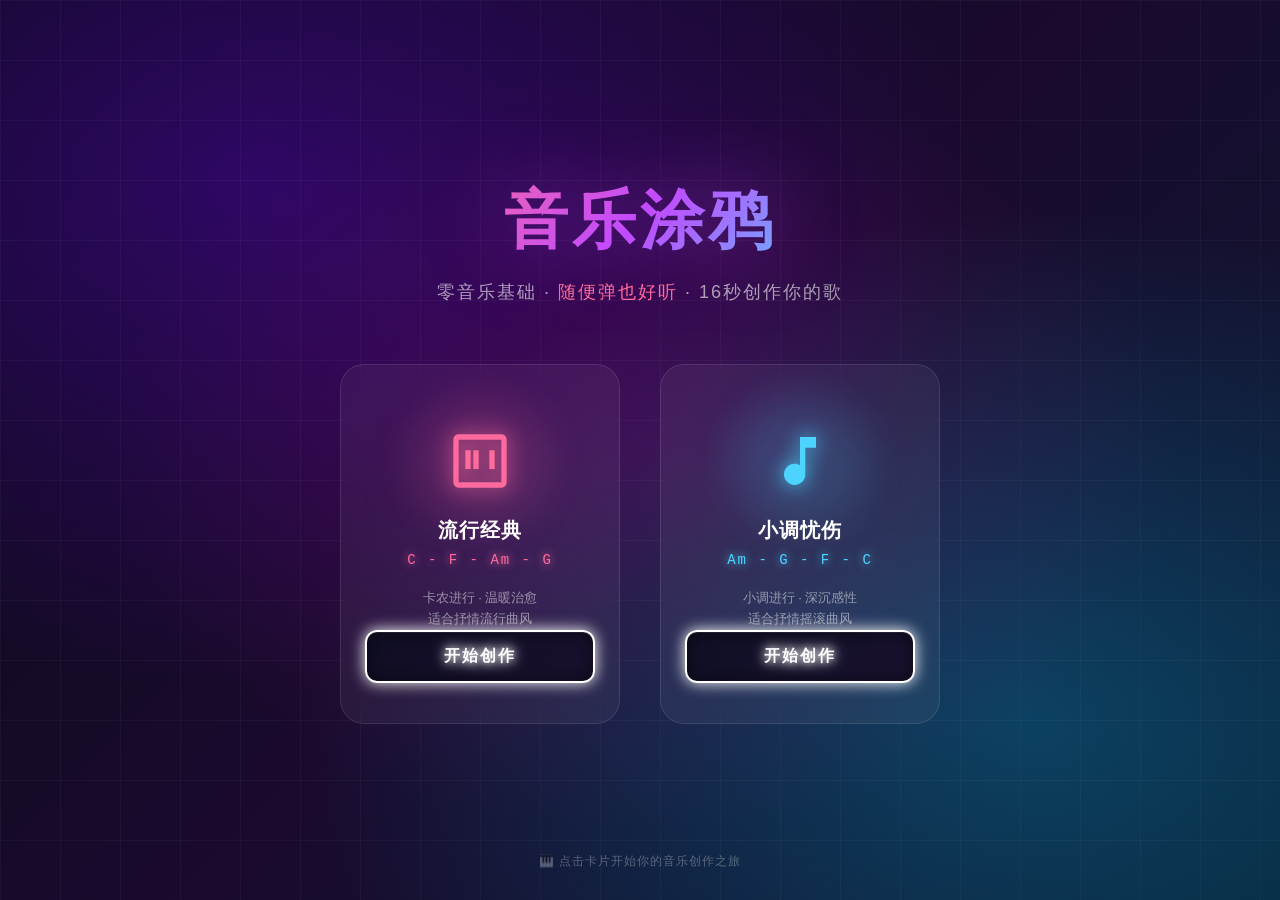
<file: demo/index.html>
<!DOCTYPE html>
<html lang="zh-CN">
  <head>
    <meta charset="UTF-8" />
    <meta http-equiv="X-UA-Compatible" content="IE=edge" />
    <meta name="viewport" content="width=device-width, initial-scale=1.0, user-scalable=no" />
    <title>音乐涂鸦 · 零音乐基础也能创作</title>
  </head>
  <style>
    * {
      margin: 0;
      padding: 0;
      box-sizing: border-box;
    }

    html, body {
      width: 100%;
      height: 100%;
      overflow: hidden;
      font-family: -apple-system, BlinkMacSystemFont, "Segoe UI", "PingFang SC", "Hiragino Sans GB", "Microsoft YaHei", sans-serif;
    }

    /* ===== 背景：深色渐变 + 动态光斑 ===== */
    body {
      background: #0a0a1a;
      position: relative;
    }

    .bg-gradient {
      position: fixed;
      top: 0;
      left: 0;
      width: 100%;
      height: 100%;
      background:
        radial-gradient(ellipse at 20% 20%, rgba(120, 0, 255, 0.3) 0%, transparent 50%),
        radial-gradient(ellipse at 80% 80%, rgba(0, 200, 255, 0.25) 0%, transparent 50%),
        radial-gradient(ellipse at 50% 50%, rgba(255, 0, 150, 0.15) 0%, transparent 60%),
        linear-gradient(135deg, #0a0a1a 0%, #1a0a2e 50%, #0a1a2e 100%);
      z-index: 0;
    }

    /* 背景网格线 */
    .bg-grid {
      position: fixed;
      top: 0;
      left: 0;
      width: 100%;
      height: 100%;
      background-image:
        linear-gradient(rgba(255, 255, 255, 0.03) 1px, transparent 1px),
        linear-gradient(90deg, rgba(255, 255, 255, 0.03) 1px, transparent 1px);
      background-size: 60px 60px;
      z-index: 0;
      animation: gridMove 20s linear infinite;
    }

    @keyframes gridMove {
      0% { background-position: 0 0; }
      100% { background-position: 60px 60px; }
    }

    /* 漂浮的音符粒子 */
    .floating-notes {
      position: fixed;
      top: 0;
      left: 0;
      width: 100%;
      height: 100%;
      pointer-events: none;
      z-index: 1;
      overflow: hidden;
    }

    .note {
      position: absolute;
      font-size: 24px;
      opacity: 0;
      animation: floatUp 8s ease-in-out infinite;
    }

    @keyframes floatUp {
      0% {
        opacity: 0;
        transform: translateY(100vh) rotate(0deg) scale(0.5);
      }
      10% {
        opacity: 0.6;
      }
      90% {
        opacity: 0.3;
      }
      100% {
        opacity: 0;
        transform: translateY(-100px) rotate(360deg) scale(1);
      }
    }

    /* ===== 主容器 ===== */
    #app {
      position: relative;
      width: 100%;
      height: 100%;
      z-index: 10;
      display: flex;
      flex-direction: column;
      justify-content: center;
      align-items: center;
      padding: 40px 20px;
    }

    /* ===== 标题区 ===== */
    .hero {
      text-align: center;
      margin-bottom: 60px;
      animation: fadeInDown 1s ease-out;
    }

    @keyframes fadeInDown {
      from {
        opacity: 0;
        transform: translateY(-30px);
      }
      to {
        opacity: 1;
        transform: translateY(0);
      }
    }

    .hero-title {
      font-size: 64px;
      font-weight: 800;
      background: linear-gradient(135deg, #ff6b9d 0%, #c44dff 50%, #4dd4ff 100%);
      -webkit-background-clip: text;
      -webkit-text-fill-color: transparent;
      background-clip: text;
      margin-bottom: 16px;
      letter-spacing: 4px;
      text-shadow: 0 0 80px rgba(196, 77, 255, 0.5);
    }

    .hero-subtitle {
      font-size: 18px;
      color: rgba(255, 255, 255, 0.6);
      font-weight: 300;
      letter-spacing: 2px;
    }

    .hero-subtitle span {
      color: #ff6b9d;
      font-weight: 500;
    }

    /* ===== 卡片容器 ===== */
    .cards-container {
      display: flex;
      gap: 40px;
      flex-wrap: wrap;
      justify-content: center;
      animation: fadeInUp 1s ease-out 0.3s both;
    }

    @keyframes fadeInUp {
      from {
        opacity: 0;
        transform: translateY(30px);
      }
      to {
        opacity: 1;
        transform: translateY(0);
      }
    }

    /* ===== 毛玻璃卡片 ===== */
    .card {
      width: 280px;
      height: 360px;
      border-radius: 24px;
      background: rgba(255, 255, 255, 0.05);
      backdrop-filter: blur(20px);
      -webkit-backdrop-filter: blur(20px);
      border: 1px solid rgba(255, 255, 255, 0.1);
      cursor: pointer;
      transition: all 0.4s cubic-bezier(0.175, 0.885, 0.32, 1.275);
      display: flex;
      flex-direction: column;
      align-items: center;
      justify-content: space-between;
      padding: 40px 24px;
      position: relative;
      overflow: hidden;
    }

    .card::before {
      content: '';
      position: absolute;
      top: -50%;
      left: -50%;
      width: 200%;
      height: 200%;
      background: conic-gradient(
        from 0deg,
        transparent,
        transparent,
        transparent,
        currentColor
      );
      opacity: 0;
      transition: opacity 0.3s;
      animation: rotate 4s linear infinite;
      animation-play-state: paused;
    }

    @keyframes rotate {
      100% { transform: rotate(360deg); }
    }

    .card:hover::before {
      opacity: 0.15;
      animation-play-state: running;
    }

    .card:hover {
      transform: translateY(-8px) scale(1.02);
      border-color: rgba(255, 255, 255, 0.2);
      box-shadow:
        0 20px 60px rgba(0, 0, 0, 0.4),
        0 0 40px currentColor;
    }

    .card.card-1 {
      color: #ff6b9d;
    }

    .card.card-2 {
      color: #4dd4ff;
    }

    /* 卡片内的钢琴图标 */
    .card-icon {
      width: 120px;
      height: 120px;
      border-radius: 50%;
      display: flex;
      align-items: center;
      justify-content: center;
      position: relative;
      z-index: 1;
    }

    .card-icon::after {
      content: '';
      position: absolute;
      top: -10px;
      left: -10px;
      right: -10px;
      bottom: -10px;
      border-radius: 50%;
      background: currentColor;
      opacity: 0.15;
      filter: blur(20px);
    }

    .card-icon svg {
      width: 64px;
      height: 64px;
      fill: currentColor;
      filter: drop-shadow(0 0 10px currentColor);
    }

    /* 卡片信息 */
    .card-info {
      text-align: center;
      z-index: 1;
    }

    .card-name {
      font-size: 20px;
      font-weight: 600;
      color: #fff;
      margin-bottom: 8px;
      letter-spacing: 1px;
    }

    .card-chord {
      font-size: 14px;
      color: currentColor;
      font-family: 'Courier New', monospace;
      letter-spacing: 2px;
      margin-bottom: 20px;
      text-shadow: 0 0 10px currentColor;
    }

    .card-desc {
      font-size: 13px;
      color: rgba(255, 255, 255, 0.5);
      line-height: 1.6;
    }

    /* 开始按钮 */
    .card-btn {
      width: 100%;
      padding: 14px;
      border-radius: 12px;
      background: linear-gradient(135deg, rgba(15, 15, 35, 0.95), rgba(25, 15, 45, 0.95)) !important;
      border: 2px solid currentColor !important;
      color: #fff !important;
      font-size: 16px;
      font-weight: 700;
      text-align: center;
      letter-spacing: 2px;
      transition: all 0.3s;
      position: relative;
      z-index: 1;
      text-shadow: 0 0 8px currentColor, 0 0 16px currentColor;
      box-shadow: 0 0 15px currentColor, inset 0 1px 0 rgba(255, 255, 255, 0.08), inset 0 0 20px rgba(0, 0, 0, 0.5);
    }

    .card:hover .card-btn {
      background: linear-gradient(135deg, rgba(20, 10, 40, 1), rgba(35, 15, 55, 1)) !important;
      box-shadow: 0 0 25px currentColor, 0 0 50px currentColor, inset 0 1px 0 rgba(255, 255, 255, 0.1), inset 0 0 20px rgba(0, 0, 0, 0.4);
      transform: scale(1.05);
    }

    /* ===== 底部提示 ===== */
    .footer-tip {
      position: absolute;
      bottom: 30px;
      left: 50%;
      transform: translateX(-50%);
      color: rgba(255, 255, 255, 0.3);
      font-size: 12px;
      letter-spacing: 1px;
      animation: pulse 2s ease-in-out infinite;
    }

    @keyframes pulse {
      0%, 100% { opacity: 0.3; }
      50% { opacity: 0.6; }
    }

    /* ===== 响应式 ===== */
    @media screen and (max-width: 768px) {
      .hero-title {
        font-size: 40px;
      }

      .hero-subtitle {
        font-size: 14px;
      }

      .hero {
        margin-bottom: 40px;
      }

      .cards-container {
        gap: 20px;
      }

      .card {
        width: 240px;
        height: 320px;
        padding: 30px 20px;
      }

      .card-icon {
        width: 90px;
        height: 90px;
      }

      .card-icon svg {
        width: 48px;
        height: 48px;
      }
    }

    /* 横屏适配（移动端） */
    @media screen and (orientation: portrait) and (max-width: 768px) {
      #app {
        position: absolute;
        width: 100vh;
        height: 100vw;
        top: 0;
        left: 100vw;
        transform: rotate(90deg);
        transform-origin: 0% 0%;
      }
    }
  </style>

  <body>
    <!-- 背景层 -->
    <div class="bg-gradient"></div>
    <div class="bg-grid"></div>
    <div class="floating-notes" id="floatingNotes"></div>

    <!-- 主内容 -->
    <div id="app">
      <div class="hero">
        <h1 class="hero-title">音乐涂鸦</h1>
        <p class="hero-subtitle">零音乐基础 · <span>随便弹也好听</span> · 16秒创作你的歌</p>
      </div>

      <div class="cards-container">
        <!-- 卡片1：C-F-Am-G -->
        <div class="card card-1" data-card="1" data-name="C-F-Am-G">
          <div class="card-icon">
            <svg viewBox="0 0 24 24">
              <path d="M20 2H4c-1.1 0-2 .9-2 2v16c0 1.1.9 2 2 2h16c1.1 0 2-.9 2-2V4c0-1.1-.9-2-2-2zm0 18H4V4h16v16zM9.5 15h2V8h-2v7zm-3 0h2V8h-2v7zm9 0h2V8h-2v7z"/>
            </svg>
          </div>
          <div class="card-info">
            <div class="card-name">流行经典</div>
            <div class="card-chord">C - F - Am - G</div>
            <div class="card-desc">卡农进行 · 温暖治愈<br>适合抒情流行曲风</div>
          </div>
          <div class="card-btn">开始创作</div>
        </div>

        <!-- 卡片2：Am-G-F-C -->
        <div class="card card-2" data-card="2" data-name="Am-G-F-C">
          <div class="card-icon">
            <svg viewBox="0 0 24 24">
              <path d="M12 3v10.55c-.59-.34-1.27-.55-2-.55-2.21 0-4 1.79-4 4s1.79 4 4 4 4-1.79 4-4V7h4V3h-6z"/>
            </svg>
          </div>
          <div class="card-info">
            <div class="card-name">小调忧伤</div>
            <div class="card-chord">Am - G - F - C</div>
            <div class="card-desc">小调进行 · 深沉感性<br>适合抒情摇滚曲风</div>
          </div>
          <div class="card-btn">开始创作</div>
        </div>
      </div>

      <div class="footer-tip">🎹 点击卡片开始你的音乐创作之旅</div>
    </div>
  </body>
</html>

<script src="./js/jquery-3.4.1.min.js"></script>
<script>
  // 生成漂浮音符
  (function() {
    var notes = ['♪', '♫', '♬', '♩', '🎵', '🎶'];
    var colors = ['#ff6b9d', '#c44dff', '#4dd4ff', '#ffd93d'];
    var container = document.getElementById('floatingNotes');
    var count = 15;

    for (var i = 0; i < count; i++) {
      var note = document.createElement('div');
      note.className = 'note';
      note.innerHTML = notes[Math.floor(Math.random() * notes.length)];
      note.style.left = Math.random() * 100 + '%';
      note.style.color = colors[Math.floor(Math.random() * colors.length)];
      note.style.animationDelay = Math.random() * 8 + 's';
      note.style.animationDuration = (6 + Math.random() * 6) + 's';
      note.style.fontSize = (16 + Math.random() * 20) + 'px';
      container.appendChild(note);
    }
  })();

  // 卡片点击
  $('.card').on('click', function() {
    var cardNumber = $(this).data('card');
    var name = $(this).data('name');
    window.location.href = './piano.html?cardNumber=' + cardNumber + '&name=' + encodeURIComponent(name);
  });
</script>
</file>
